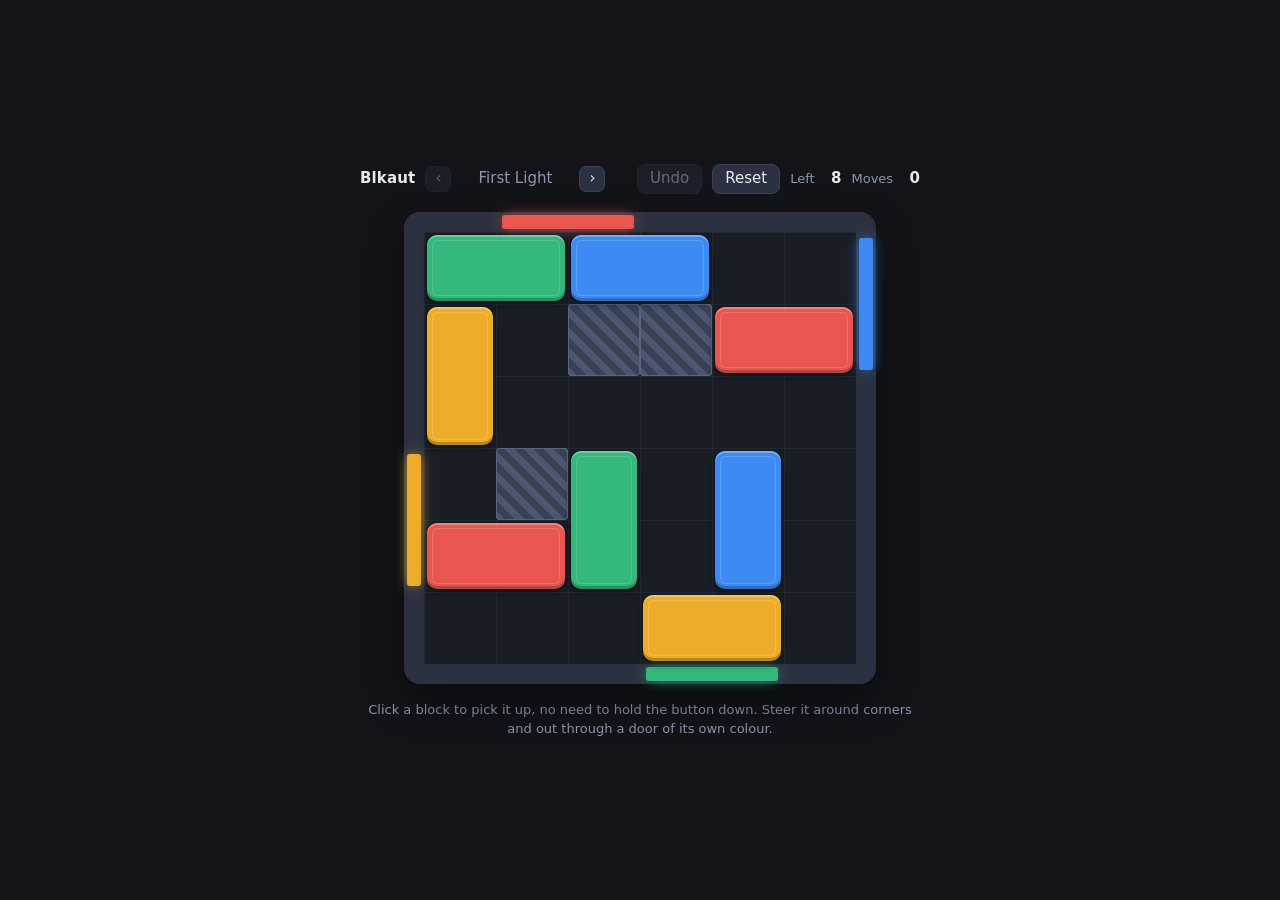
<file: index.html>
<!doctype html>
<html lang="en">
<head>
<meta charset="utf-8">
<meta name="viewport" content="width=device-width, initial-scale=1, viewport-fit=cover">
<title>Blkaut</title>
<link rel="stylesheet" href="style.css">
</head>
<body>
<main class="game">
  <header class="hud">
    <span class="hud-title">Blkaut</span>
    <button class="hud-step" id="prev" type="button" aria-label="Previous level">&lsaquo;</button>
    <span class="hud-level" id="hud-level">Level 1</span>
    <button class="hud-step" id="next" type="button" aria-label="Next level">&rsaquo;</button>
    <span class="hud-spacer"></span>
    <button class="hud-button" id="undo" type="button">Undo</button>
    <button class="hud-button" id="reset" type="button">Reset</button>
    <span class="hud-stat"><span class="hud-stat-label">Left</span><b id="hud-left">0</b></span>
    <span class="hud-stat"><span class="hud-stat-label">Moves</span><b id="hud-moves">0</b></span>
  </header>

  <div class="board" id="board">
    <div class="frame"></div>
    <div class="field" id="field"></div>
    <div class="won" id="won" hidden>
      <p class="won-title">Board clear</p>
      <p class="won-detail"><span id="won-moves">0</span> moves &middot; par <span id="won-best">0</span></p>
      <span class="won-buttons">
        <button class="hud-button" id="again" type="button">Play again</button>
        <button class="hud-button" id="onward" type="button">Next level</button>
      </span>
    </div>
  </div>

  <p class="hint">Click a block to pick it up, no need to hold the button down. Steer it around corners and out through a door of its own colour.</p>
</main>

<script src="rules.js"></script>
<!-- levels -->
<script src="levels/level-01.js"></script>
<script src="levels/level-02.js"></script>
<script src="levels/level-03.js"></script>
<script src="levels/level-04.js"></script>
<script src="levels/level-05.js"></script>
<script src="levels/level-06.js"></script>
<script src="levels/level-07.js"></script>
<!-- /levels -->
<script src="game.js"></script>
</body>
</html>
</file>
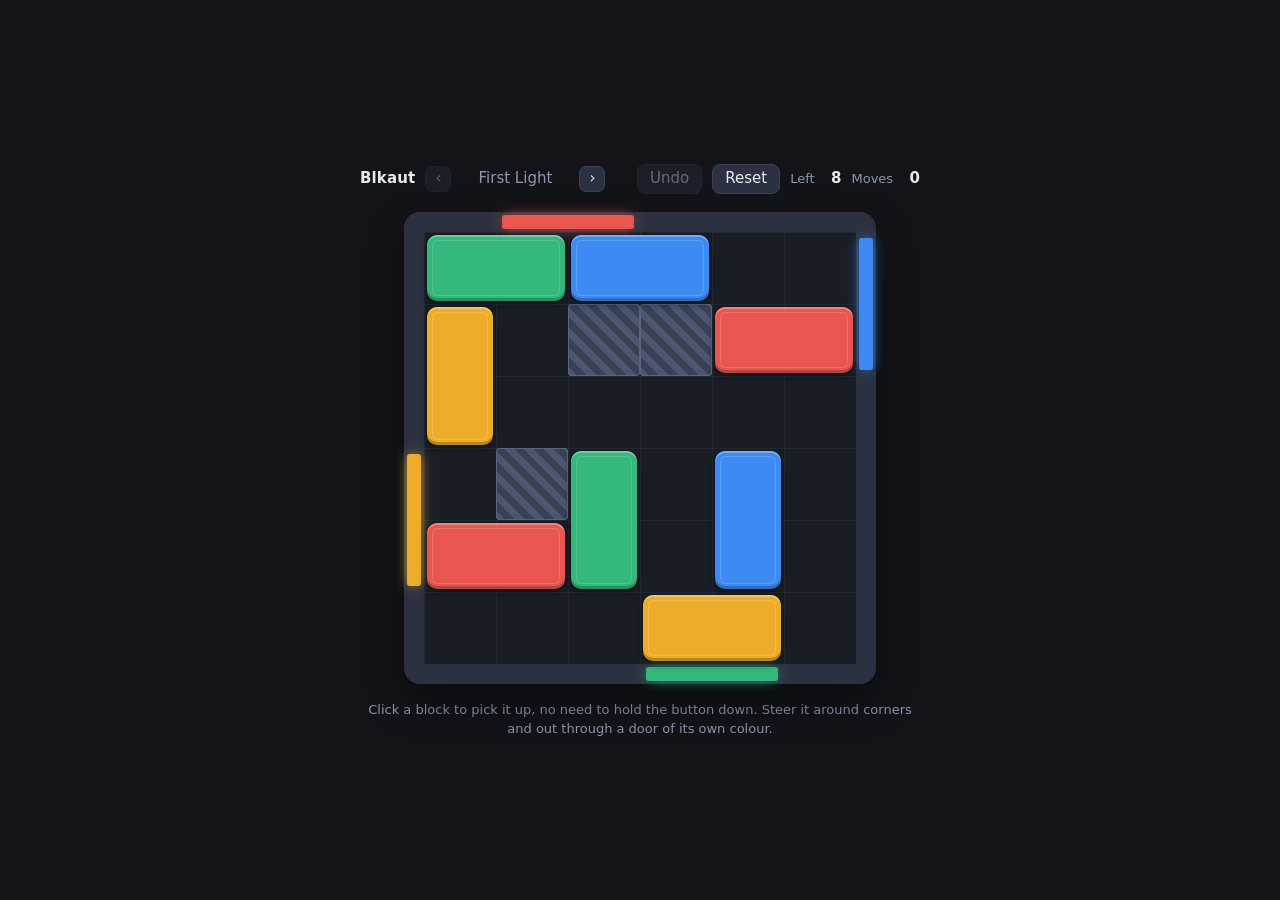
<file: app/index.html>
<!doctype html>
<html lang="en">
<head>
<meta charset="utf-8">
<meta name="viewport" content="width=device-width, initial-scale=1, viewport-fit=cover">
<title>Blkaut</title>
<link rel="stylesheet" href="style.css">
</head>
<body>
<main class="game">
  <header class="hud">
    <span class="hud-title">Blkaut</span>
    <span class="hud-nav">
      <button class="hud-step" id="prev" type="button" aria-label="Previous level">&lsaquo;</button>
      <span class="hud-level" id="hud-level">Level 1</span>
      <button class="hud-step" id="next" type="button" aria-label="Next level">&rsaquo;</button>
    </span>
    <span class="hud-spacer"></span>
    <span class="hud-actions">
      <button class="hud-button" id="undo" type="button">Undo</button>
      <button class="hud-button" id="reset" type="button">Reset</button>
    </span>
    <span class="hud-stats">
      <span class="hud-stat"><span class="hud-stat-label">Left</span><b id="hud-left">0</b></span>
      <span class="hud-stat"><span class="hud-stat-label">Moves</span><b id="hud-moves">0</b></span>
    </span>
  </header>

  <div class="board" id="board">
    <div class="frame"></div>
    <div class="field" id="field"></div>
    <div class="won" id="won" hidden>
      <p class="won-title">Board clear</p>
      <p class="won-detail"><span id="won-moves">0</span> moves &middot; par <span id="won-best">0</span></p>
      <span class="won-buttons">
        <button class="hud-button" id="again" type="button">Play again</button>
        <button class="hud-button" id="onward" type="button">Next level</button>
      </span>
    </div>
  </div>

  <p class="hint"><span class="hint-mouse">Click a block to pick it up, no need to hold the button down. Steer it around corners and out through a door of its own colour.</span><span class="hint-touch">Drag a block around corners and out through a door of its own colour, all without lifting your finger.</span></p>
</main>

<script src="rules.js"></script>
<!-- levels -->
<script src="levels/level-01.js"></script>
<script src="levels/level-02.js"></script>
<script src="levels/level-03.js"></script>
<script src="levels/level-04.js"></script>
<script src="levels/level-05.js"></script>
<script src="levels/level-06.js"></script>
<script src="levels/level-07.js"></script>
<!-- /levels -->
<script src="game.js"></script>
</body>
</html>
</file>
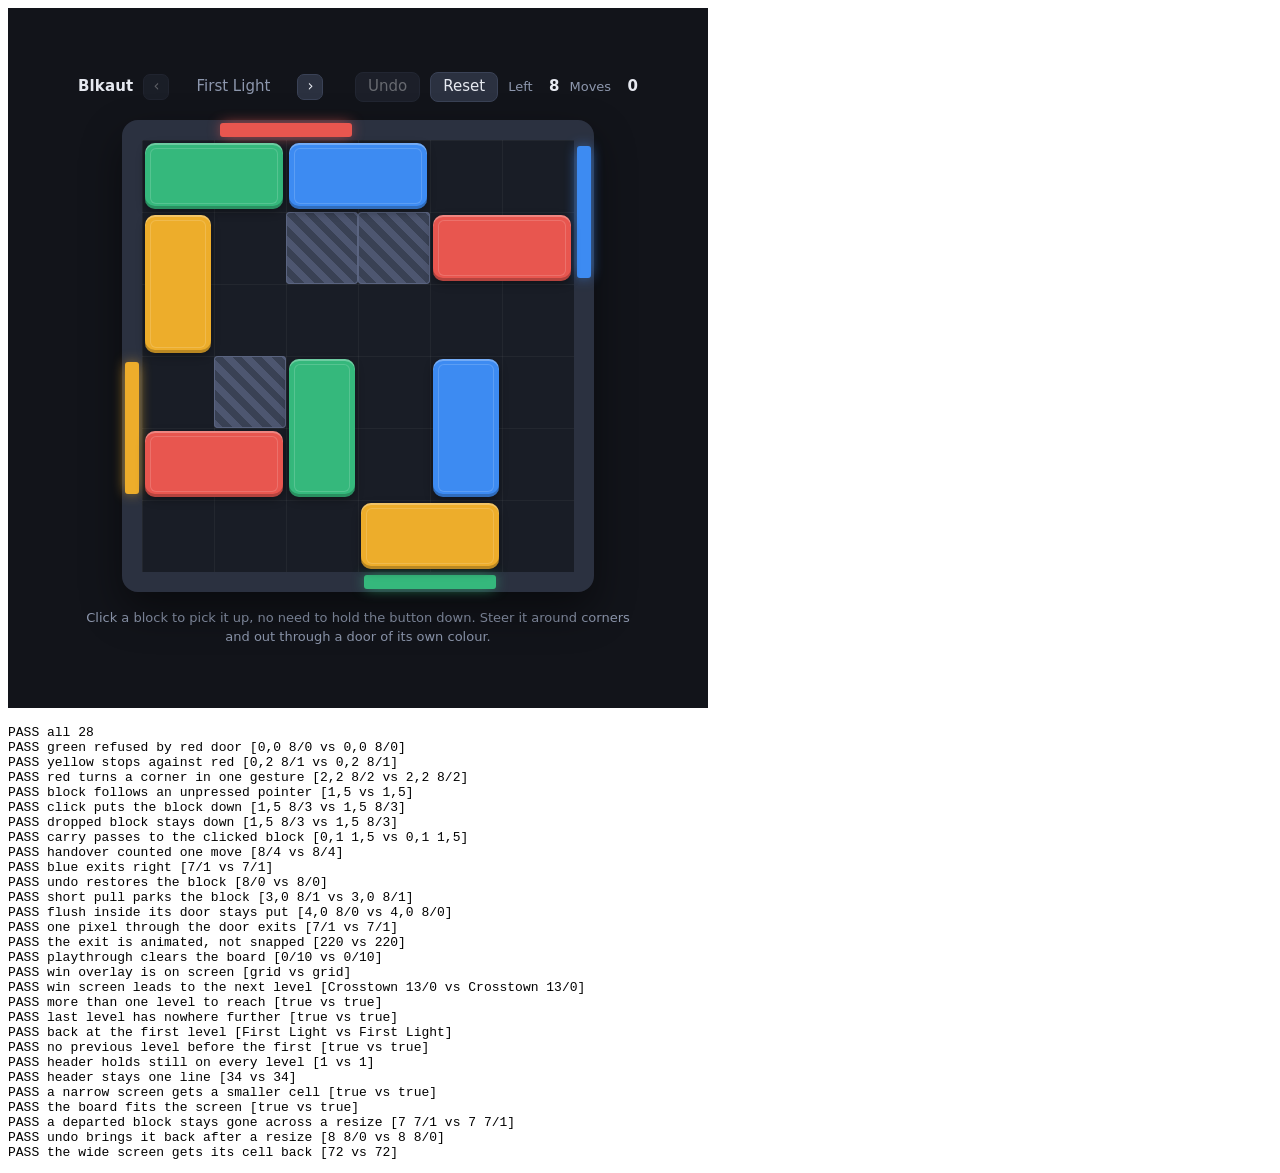
<file: tools/drag-test.html>
<!doctype html>
<html lang="en">
<head>
<meta charset="utf-8">
<base href="../app/">
<title>pending</title>
</head>
<body>
<!-- Drives the real page in an iframe with synthetic pointer events, so the
     input handling is tested against the markup that ships rather than a copy.
     Run through tools/run-tests.sh, which supplies the file-access flag. -->
<iframe id="stage" src="index.html" width="700" height="700" style="border:0"></iframe>
<pre id="out">pending</pre>
<script>
const results = [];
let CELL = 72;

function report(text) {
  document.title = text;
  document.getElementById("out").textContent = text.split(" ;; ").join("\n");
}

window.addEventListener("load", async () => {
  const frame = document.getElementById("stage");
  const doc = frame.contentDocument;
  if (!doc) return report("FAIL ;; iframe unreadable - rerun with --allow-file-access-from-files");
  const win = frame.contentWindow;
  const field = doc.getElementById("field");
  CELL = parseFloat(win.getComputedStyle(doc.documentElement).getPropertyValue("--cell"));

  const posOf = (el) => {
    const t = el.style.transform.match(/translate\(\s*([-\d.]+)px\s*,\s*([-\d.]+)px\s*\)/);
    return t ? Math.round(+t[1] / CELL) + "," + Math.round(+t[2] / CELL) : "gone";
  };
  const blockAt = (x, y) =>
    [...field.querySelectorAll(".block:not(.leaving)")].find((el) => posOf(el) === x + "," + y);
  const centre = (el) => {
    const r = el.getBoundingClientRect();
    return { x: r.left + r.width / 2, y: r.top + r.height / 2 };
  };
  const counters = () =>
    doc.getElementById("hud-left").textContent + "/" + doc.getElementById("hud-moves").textContent;
  const expect = (name, got, want) =>
    results.push((got === want ? "PASS " : "FAIL ") + name + " [" + got + " vs " + want + "]");

  const send = (el, type, x, y, buttons) => el.dispatchEvent(
    new win.PointerEvent(type, {
      clientX: x, clientY: y, buttons: buttons || 0,
      bubbles: true, pointerId: 1, isPrimary: true,
    })
  );
  const press = (el, x, y) => send(el, "pointerdown", x, y, 1);
  const hover = (x, y) => send(field, "pointermove", x, y, 0);
  const release = (x, y) => send(field, "pointerup", x, y, 0);

  // Walk the pointer through a list of [dx, dy] legs in cells, a couple of
  // samples per cell, the way a hand moves.
  function walk(from, legs) {
    let { x, y } = from;
    for (const [dx, dy] of legs) {
      const samples = Math.max(1, Math.round((Math.abs(dx) + Math.abs(dy)) * 2));
      for (let i = 1; i <= samples; i++) {
        hover(x + (dx * CELL * i) / samples, y + (dy * CELL * i) / samples);
      }
      x += dx * CELL;
      y += dy * CELL;
    }
    return { x, y };
  }
  function gesture(el, legs) {
    const from = centre(el);
    press(el, from.x, from.y);
    const end = walk(from, legs);
    release(end.x, end.y);
  }

  /* a door of the wrong colour is not a way out */
  const green = blockAt(0, 0);
  gesture(green, [[0, -2]]);
  expect("green refused by red door", posOf(green) + " " + counters(), "0,0 8/0");

  /* a pull longer than the lane stops at the block in the way */
  const yellow = blockAt(0, 1);
  gesture(yellow, [[0, 3]]);
  expect("yellow stops against red", posOf(yellow) + " " + counters(), "0,2 8/1");

  /* down one, then left two, without letting go: one move, not two */
  const red = blockAt(4, 1);
  gesture(red, [[0, 1], [-2, 0]]);
  expect("red turns a corner in one gesture", posOf(red) + " " + counters(), "2,2 8/2");

  /* click to pick up, move with no button held, click to put down */
  const sticky = blockAt(3, 5);
  const grab = centre(sticky);
  press(sticky, grab.x, grab.y);
  release(grab.x, grab.y);
  const carried = walk(grab, [[-2, 0]]);
  expect("block follows an unpressed pointer", posOf(sticky), "1,5");
  press(sticky, carried.x, carried.y); // on the block itself, the way a hand does it
  release(carried.x, carried.y);
  expect("click puts the block down", posOf(sticky) + " " + counters(), "1,5 8/3");
  walk(carried, [[1, 0]]);
  expect("dropped block stays down", posOf(sticky) + " " + counters(), "1,5 8/3");

  /* clicking a second block hands the carry straight over to it */
  const handover = centre(sticky);
  press(sticky, handover.x, handover.y);
  release(handover.x, handover.y);
  const other = blockAt(0, 0);
  const onOther = centre(other);
  press(other, onOther.x, onOther.y);
  release(onOther.x, onOther.y);
  walk(onOther, [[0, 1]]);
  expect("carry passes to the clicked block", posOf(other) + " " + posOf(sticky), "0,1 1,5");
  press(other, onOther.x, onOther.y + CELL);
  release(onOther.x, onOther.y + CELL);
  expect("handover counted one move", counters(), "8/4");

  /* a block leaves through its own door, and undo brings it back */
  doc.getElementById("reset").click();
  gesture(blockAt(2, 0), [[4, 0]]);
  expect("blue exits right", counters(), "7/1");
  doc.getElementById("undo").click();
  expect("undo restores the block", blockAt(2, 0) ? counters() : "block missing", "8/0");

  /* stopping short of the door parks the block instead */
  const parked = blockAt(2, 0);
  gesture(parked, [[1, 0]]);
  expect("short pull parks the block", posOf(parked) + " " + counters(), "3,0 8/1");

  /* the door takes the block the moment it crosses the wall */
  doc.getElementById("reset").click();
  const nudge = blockAt(2, 0);
  const at = centre(nudge);
  press(nudge, at.x, at.y);
  walk(at, [[2, 0]]);
  expect("flush inside its door stays put", posOf(nudge) + " " + counters(), "4,0 8/0");
  hover(at.x + 2 * CELL + 1, at.y);
  expect("one pixel through the door exits", counters(), "7/1");
  const flight = nudge.getAnimations();
  expect(
    "the exit is animated, not snapped",
    String(flight.length && flight[0].effect.getTiming().duration),
    "220"
  );
  release(at.x + 2 * CELL + 1, at.y);

  /* finally, play the level the way a player would and watch it end */
  doc.getElementById("reset").click();
  const solution = await fetch("levels/level-01.solution.txt")
    .then((r) => r.text())
    .then((text) => text.split("\n")
      .map((line) => line.match(/^\s*\d+\.\s+(\S+)\s+(.+?)\s*$/))
      .filter(Boolean))
    .catch(() => []);
  if (!solution.length) {
    results.push("FAIL solution file unreadable");
  } else {
    const STEP = { up: [0, -1], down: [0, 1], left: [-1, 0], right: [1, 0] };
    for (const [, id, rest] of solution) {
      const el = field.querySelector('.block:not(.leaving)[data-id="' + id + '"]');
      if (!el) { results.push("FAIL playthrough lost block " + id); break; }
      const gap = 2 * parseFloat(win.getComputedStyle(el).marginLeft);
      const across = Math.round((el.offsetWidth + gap) / CELL);
      const down = Math.round((el.offsetHeight + gap) / CELL);
      const legs = [];
      for (const token of rest.split(/\s+/)) {
        const out = token.match(/^out-(\w+)$/);
        if (out) {
          const [dx, dy] = STEP[out[1]];
          // push far enough past the wall to be committed to the door
          legs.push([dx * (across + 1), dy * (down + 1)]);
          continue;
        }
        const leg = token.match(/^([a-z]+)(\d+)$/);
        if (leg) {
          const [dx, dy] = STEP[leg[1]];
          legs.push([dx * Number(leg[2]), dy * Number(leg[2])]);
        }
      }
      gesture(el, legs);
    }
    const overlay = doc.getElementById("won");
    expect("playthrough clears the board", counters(), "0/" + solution.length);
    expect("win overlay is on screen", win.getComputedStyle(overlay).display, "grid");
  }

  /* the win screen leads on, and the header must not move between levels */
  const chrome = () => ["undo", "reset", "hud-moves"].map((id) => {
    const r = doc.getElementById(id).getBoundingClientRect();
    return Math.round(r.left) + ":" + Math.round(r.width);
  }).join("|");
  const name = () => doc.getElementById("hud-level").textContent;

  const headerLines = () => Math.round(doc.querySelector(".hud").getBoundingClientRect().height);
  const atFirst = chrome();
  const linesFirst = headerLines();
  doc.getElementById("onward").click();
  expect("win screen leads to the next level", name() + " " + counters(), "Crosstown 13/0");
  const atSecond = chrome();

  // walk to the end and back, however many levels there are
  const shapes = new Set([atFirst, atSecond]);
  let stepped = 1;
  while (!doc.getElementById("next").disabled && stepped < 50) {
    doc.getElementById("next").click();
    stepped += 1;
    shapes.add(chrome());
  }
  expect("more than one level to reach", String(stepped > 1), "true");
  expect("last level has nowhere further", String(doc.getElementById("next").disabled), "true");
  while (!doc.getElementById("prev").disabled) doc.getElementById("prev").click();
  expect("back at the first level", name(), "First Light");
  expect("no previous level before the first", String(doc.getElementById("prev").disabled), "true");
  expect("header holds still on every level", String(shapes.size), "1");
  expect("header stays one line", String(linesFirst), "34");

  /* a narrower screen gets a smaller cell, and the game underneath survives it */
  const cellOf = () =>
    parseFloat(win.getComputedStyle(doc.documentElement).getPropertyValue("--cell"));
  const blocksOnBoard = () => String(field.querySelectorAll(".block").length);
  // The iframe knows its new size at once but only hears about it on a rendered
  // frame, which headless does not produce here; the event is sent by hand, the
  // same way the pointer events above are.
  const resizeTo = (width, height) => {
    frame.width = width;
    frame.height = height;
    win.dispatchEvent(new win.Event("resize"));
    CELL = cellOf();
  };

  gesture(blockAt(2, 0), [[4, 0]]);
  const wide = CELL;
  resizeTo(360, 640);
  expect("a narrow screen gets a smaller cell", String(CELL < wide), "true");
  expect("the board fits the screen",
    String(doc.getElementById("board").getBoundingClientRect().width <= win.innerWidth), "true");
  expect("a departed block stays gone across a resize",
    blocksOnBoard() + " " + counters(), "7 7/1");
  doc.getElementById("undo").click();
  expect("undo brings it back after a resize", blocksOnBoard() + " " + counters(), "8 8/0");
  resizeTo(700, 700);
  expect("the wide screen gets its cell back", String(CELL), String(wide));

  const failed = results.filter((r) => r.startsWith("FAIL")).length;
  report((failed ? "FAIL " + failed + " of " + results.length : "PASS all " + results.length)
    + " ;; " + results.join(" ;; "));
});
</script>
</body>
</html>
</file>
<file: style.css>
:root {
  --cell: 72px;
  --frame: 20px;
  --radius: 10px;

  --bg: #12141a;
  --frame-fill: #2b3140;
  --frame-edge: #3a4256;
  --field: #191d26;
  --grid: rgba(255, 255, 255, 0.045);
  --text: #e6e9f0;
  --text-dim: #8d97ad;

  --red: #e8564f;
  --blue: #3d8bf2;
  --green: #35b87c;
  --yellow: #edad2b;
}

* { box-sizing: border-box; }

body {
  margin: 0;
  min-height: 100vh;
  display: grid;
  place-items: center;
  background: var(--bg);
  color: var(--text);
  font: 15px/1.5 ui-sans-serif, -apple-system, "Segoe UI", system-ui, sans-serif;
  -webkit-font-smoothing: antialiased;
}

.game {
  display: flex;
  flex-direction: column;
  gap: 16px;
  padding: 24px;
  align-items: center;
  /* a fixed page width, so neither a wider board nor a longer level name moves
     the header when you switch level */
  width: 608px;
}

/* HUD: every slot has a fixed box so nothing shifts as the numbers change. */
.hud {
  display: flex;
  align-items: center;
  gap: 10px;
  height: 34px;
  width: 100%;
}

/* nothing in the header may wrap or be squeezed: a header that reflows is a
   header that moves between levels */
.hud > * { flex-shrink: 0; white-space: nowrap; }
.hud-title { font-weight: 650; letter-spacing: 0.01em; }
/* fixed slot: level names differ in length and must not move the arrow */
.hud-level {
  color: var(--text-dim);
  min-width: 108px;
  text-align: center;
}

.hud-step {
  width: 26px;
  height: 26px;
  padding: 0;
  border: 1px solid var(--frame-edge);
  border-radius: 7px;
  background: var(--frame-fill);
  color: var(--text);
  font: inherit;
  line-height: 1;
  cursor: pointer;
}
.hud-step:hover { background: #343b4c; }
.hud-step:disabled { opacity: 0.35; cursor: default; }
.hud-spacer { flex: 1 1 0; min-width: 0; }

.hud-button {
  height: 30px;
  padding: 0 12px;
  border: 1px solid var(--frame-edge);
  border-radius: 8px;
  background: var(--frame-fill);
  color: var(--text);
  font: inherit;
  line-height: 1;
  cursor: pointer;
}
.hud-button:hover { background: #343b4c; }
.hud-button:active { transform: translateY(1px); }
.hud-button:disabled { opacity: 0.4; cursor: default; transform: none; }

.hud-stat { display: flex; align-items: baseline; gap: 6px; }
.hud-stat-label { color: var(--text-dim); font-size: 13px; }
.hud-stat b {
  min-width: 2ch;
  text-align: right;
  font-variant-numeric: tabular-nums;
  font-weight: 650;
}

.board {
  position: relative;
  width: calc(var(--cols) * var(--cell) + 2 * var(--frame));
  height: calc(var(--rows) * var(--cell) + 2 * var(--frame));
  touch-action: none;
  user-select: none;
}

.frame {
  position: absolute;
  inset: 0;
  border: var(--frame) solid var(--frame-fill);
  border-radius: calc(var(--radius) + 6px);
  box-shadow: inset 0 0 0 1px var(--frame-edge), 0 18px 40px rgba(0, 0, 0, 0.45);
}

.field {
  position: absolute;
  inset: var(--frame);
  overflow: visible;
  background-color: var(--field);
  background-image:
    linear-gradient(to right, var(--grid) 1px, transparent 1px),
    linear-gradient(to bottom, var(--grid) 1px, transparent 1px);
  background-size: var(--cell) var(--cell);
}

/* Doors sit in the frame band, flush against the playing field. */
.door {
  position: absolute;
  background: var(--door-color);
  border-radius: 3px;
  box-shadow: 0 0 14px -2px var(--door-color);
}

.wall {
  position: absolute;
  width: var(--cell);
  height: var(--cell);
  background:
    repeating-linear-gradient(45deg, #4d5670 0 7px, #394154 7px 14px);
  box-shadow: inset 0 0 0 1px #5a6480;
  border-radius: 4px;
}

.block {
  position: absolute;
  border-radius: var(--radius);
  background: var(--block-color);
  box-shadow:
    inset 0 2px 0 rgba(255, 255, 255, 0.28),
    inset 0 -3px 0 rgba(0, 0, 0, 0.22),
    0 3px 8px rgba(0, 0, 0, 0.35);
  cursor: grab;
}
.block::after {
  content: "";
  position: absolute;
  inset: 5px;
  border-radius: calc(var(--radius) - 4px);
  box-shadow: inset 0 0 0 1px rgba(255, 255, 255, 0.16);
}
.block.settling { transition: transform 130ms cubic-bezier(0.3, 0.9, 0.4, 1); }
.block.carrying {
  cursor: grabbing;
  z-index: 5;
  filter: brightness(1.1);
  box-shadow:
    inset 0 2px 0 rgba(255, 255, 255, 0.28),
    inset 0 -3px 0 rgba(0, 0, 0, 0.22),
    0 12px 24px rgba(0, 0, 0, 0.5);
}

.block.leaving { pointer-events: none; }

.won[hidden] { display: none; }

.won {
  position: absolute;
  inset: var(--frame);
  display: grid;
  place-content: center;
  gap: 12px;
  justify-items: center;
  background: rgba(18, 20, 26, 0.88);
  backdrop-filter: blur(2px);
}
.won-title { margin: 0; font-size: 22px; font-weight: 650; }
.won-detail { margin: 0; color: var(--text-dim); font-variant-numeric: tabular-nums; }

.hint { margin: 0; color: var(--text-dim); font-size: 13px; text-align: center; }

.won-buttons { display: flex; gap: 10px; }
</file>
<file: app/style.css>
:root {
  --cell: 72px;
  --frame: 20px;
  --radius: 10px;

  --bg: #12141a;
  --frame-fill: #2b3140;
  --frame-edge: #3a4256;
  --field: #191d26;
  --grid: rgba(255, 255, 255, 0.045);
  --text: #e6e9f0;
  --text-dim: #8d97ad;

  --red: #e8564f;
  --blue: #3d8bf2;
  --green: #35b87c;
  --yellow: #edad2b;
}

* { box-sizing: border-box; }

body {
  margin: 0;
  min-height: 100vh;
  min-height: 100dvh;
  display: grid;
  /* one column the width of the screen, so the page below can cap itself
     against the screen rather than against its own content */
  grid-template-columns: minmax(0, 1fr);
  place-items: center;
  background: var(--bg);
  color: var(--text);
  font: 15px/1.5 ui-sans-serif, -apple-system, "Segoe UI", system-ui, sans-serif;
  -webkit-font-smoothing: antialiased;
  /* a phone must not rubber-band or zoom under a gesture meant for a block,
     and must not inflate the HUD text out of its slots */
  overscroll-behavior: none;
  -webkit-text-size-adjust: 100%;
  user-select: none;
}

.game {
  display: flex;
  flex-direction: column;
  gap: 16px;
  padding: 24px;
  align-items: center;
  /* a fixed page width, so neither a wider board nor a longer level name moves
     the header when you switch level; on a narrower screen the screen wins,
     and game.js sizes the cell to whatever space is left */
  width: 608px;
  max-width: 100%;
}

/* HUD: every slot has a fixed box so nothing shifts as the numbers change. */
.hud {
  display: flex;
  align-items: center;
  gap: 10px;
  height: 34px;
  width: 100%;
}

/* The three groups are one flat row on a wide screen and lines of their own on
   a narrow one; nothing inside a group may wrap or be squeezed, because a
   header that reflows is a header that moves between levels. */
.hud-nav, .hud-actions, .hud-stats { display: contents; }
.hud > *,
.hud-nav > *,
.hud-actions > *,
.hud-stats > * { flex-shrink: 0; white-space: nowrap; }
.hud-title { font-weight: 650; letter-spacing: 0.01em; }
/* fixed slot: level names differ in length and must not move the arrow */
.hud-level {
  color: var(--text-dim);
  min-width: 108px;
  text-align: center;
}

.hud-step {
  width: 26px;
  height: 26px;
  padding: 0;
  border: 1px solid var(--frame-edge);
  border-radius: 7px;
  background: var(--frame-fill);
  color: var(--text);
  font: inherit;
  line-height: 1;
  cursor: pointer;
}
.hud-step:hover { background: #343b4c; }
.hud-step:disabled { opacity: 0.35; cursor: default; }
.hud-spacer { flex: 1 1 0; min-width: 0; }

.hud-button {
  height: 30px;
  padding: 0 12px;
  border: 1px solid var(--frame-edge);
  border-radius: 8px;
  background: var(--frame-fill);
  color: var(--text);
  font: inherit;
  line-height: 1;
  cursor: pointer;
}
.hud-button:hover { background: #343b4c; }
.hud-button:active { transform: translateY(1px); }
.hud-button:disabled { opacity: 0.4; cursor: default; transform: none; }

.hud-stat { display: flex; align-items: baseline; gap: 6px; }
.hud-stat-label { color: var(--text-dim); font-size: 13px; }
.hud-stat b {
  min-width: 2ch;
  text-align: right;
  font-variant-numeric: tabular-nums;
  font-weight: 650;
}

.board {
  position: relative;
  width: calc(var(--cols) * var(--cell) + 2 * var(--frame));
  height: calc(var(--rows) * var(--cell) + 2 * var(--frame));
  touch-action: none;
  user-select: none;
}

.frame {
  position: absolute;
  inset: 0;
  border: var(--frame) solid var(--frame-fill);
  border-radius: calc(var(--radius) + 6px);
  box-shadow: inset 0 0 0 1px var(--frame-edge), 0 18px 40px rgba(0, 0, 0, 0.45);
}

.field {
  position: absolute;
  inset: var(--frame);
  overflow: visible;
  background-color: var(--field);
  background-image:
    linear-gradient(to right, var(--grid) 1px, transparent 1px),
    linear-gradient(to bottom, var(--grid) 1px, transparent 1px);
  background-size: var(--cell) var(--cell);
}

/* Doors sit in the frame band, flush against the playing field. */
.door {
  position: absolute;
  background: var(--door-color);
  border-radius: 3px;
  box-shadow: 0 0 14px -2px var(--door-color);
}

.wall {
  position: absolute;
  width: var(--cell);
  height: var(--cell);
  background:
    repeating-linear-gradient(45deg, #4d5670 0 7px, #394154 7px 14px);
  box-shadow: inset 0 0 0 1px #5a6480;
  border-radius: 4px;
}

.block {
  position: absolute;
  border-radius: var(--radius);
  background: var(--block-color);
  box-shadow:
    inset 0 2px 0 rgba(255, 255, 255, 0.28),
    inset 0 -3px 0 rgba(0, 0, 0, 0.22),
    0 3px 8px rgba(0, 0, 0, 0.35);
  cursor: grab;
}
.block::after {
  content: "";
  position: absolute;
  inset: calc(var(--radius) / 2);
  border-radius: calc(var(--radius) - 4px);
  box-shadow: inset 0 0 0 1px rgba(255, 255, 255, 0.16);
}
.block.settling { transition: transform 130ms cubic-bezier(0.3, 0.9, 0.4, 1); }
.block.carrying {
  cursor: grabbing;
  z-index: 5;
  filter: brightness(1.1);
  box-shadow:
    inset 0 2px 0 rgba(255, 255, 255, 0.28),
    inset 0 -3px 0 rgba(0, 0, 0, 0.22),
    0 12px 24px rgba(0, 0, 0, 0.5);
}

.block.leaving { pointer-events: none; }

.won[hidden] { display: none; }

.won {
  position: absolute;
  inset: var(--frame);
  display: grid;
  place-content: center;
  gap: 12px;
  justify-items: center;
  background: rgba(18, 20, 26, 0.88);
  backdrop-filter: blur(2px);
}
.won-title { margin: 0; font-size: 22px; font-weight: 650; }
.won-detail { margin: 0; color: var(--text-dim); font-variant-numeric: tabular-nums; }

.hint { margin: 0; color: var(--text-dim); font-size: 13px; text-align: center; }
/* A finger off the glass steers nothing, so a touchscreen is told to drag and
   never told it can let go. */
.hint-touch { display: none; }
@media (hover: none) and (pointer: coarse) {
  .hint-mouse { display: none; }
  .hint-touch { display: inline; }
}

.won-buttons { display: flex; gap: 10px; flex-wrap: wrap; justify-content: center; }

/* Phone: the header becomes two lines, the level name and the board give up
   what they can, and the touch targets grow rather than shrink. */
@media (max-width: 560px) {
  .game { padding: 12px; gap: 12px; }

  .hud { flex-wrap: wrap; height: auto; row-gap: 10px; justify-content: space-between; }
  .hud-title { display: none; }
  .hud-nav, .hud-actions, .hud-stats { display: flex; align-items: center; gap: 10px; }
  .hud-nav { order: 1; }
  .hud-stats { order: 2; }
  /* a full-width nothing: the line break between the two rows */
  .hud-spacer { order: 3; flex: 0 0 100%; height: 0; }
  .hud-actions { order: 4; }

  .hud-level { min-width: 84px; }
  .hud-step { width: 34px; height: 34px; }
  .hud-button { height: 36px; padding: 0 14px; }

  .hint { font-size: 12px; }
  .won { padding: 10px; text-align: center; }
  .won-title { font-size: 19px; }
}
</file>
